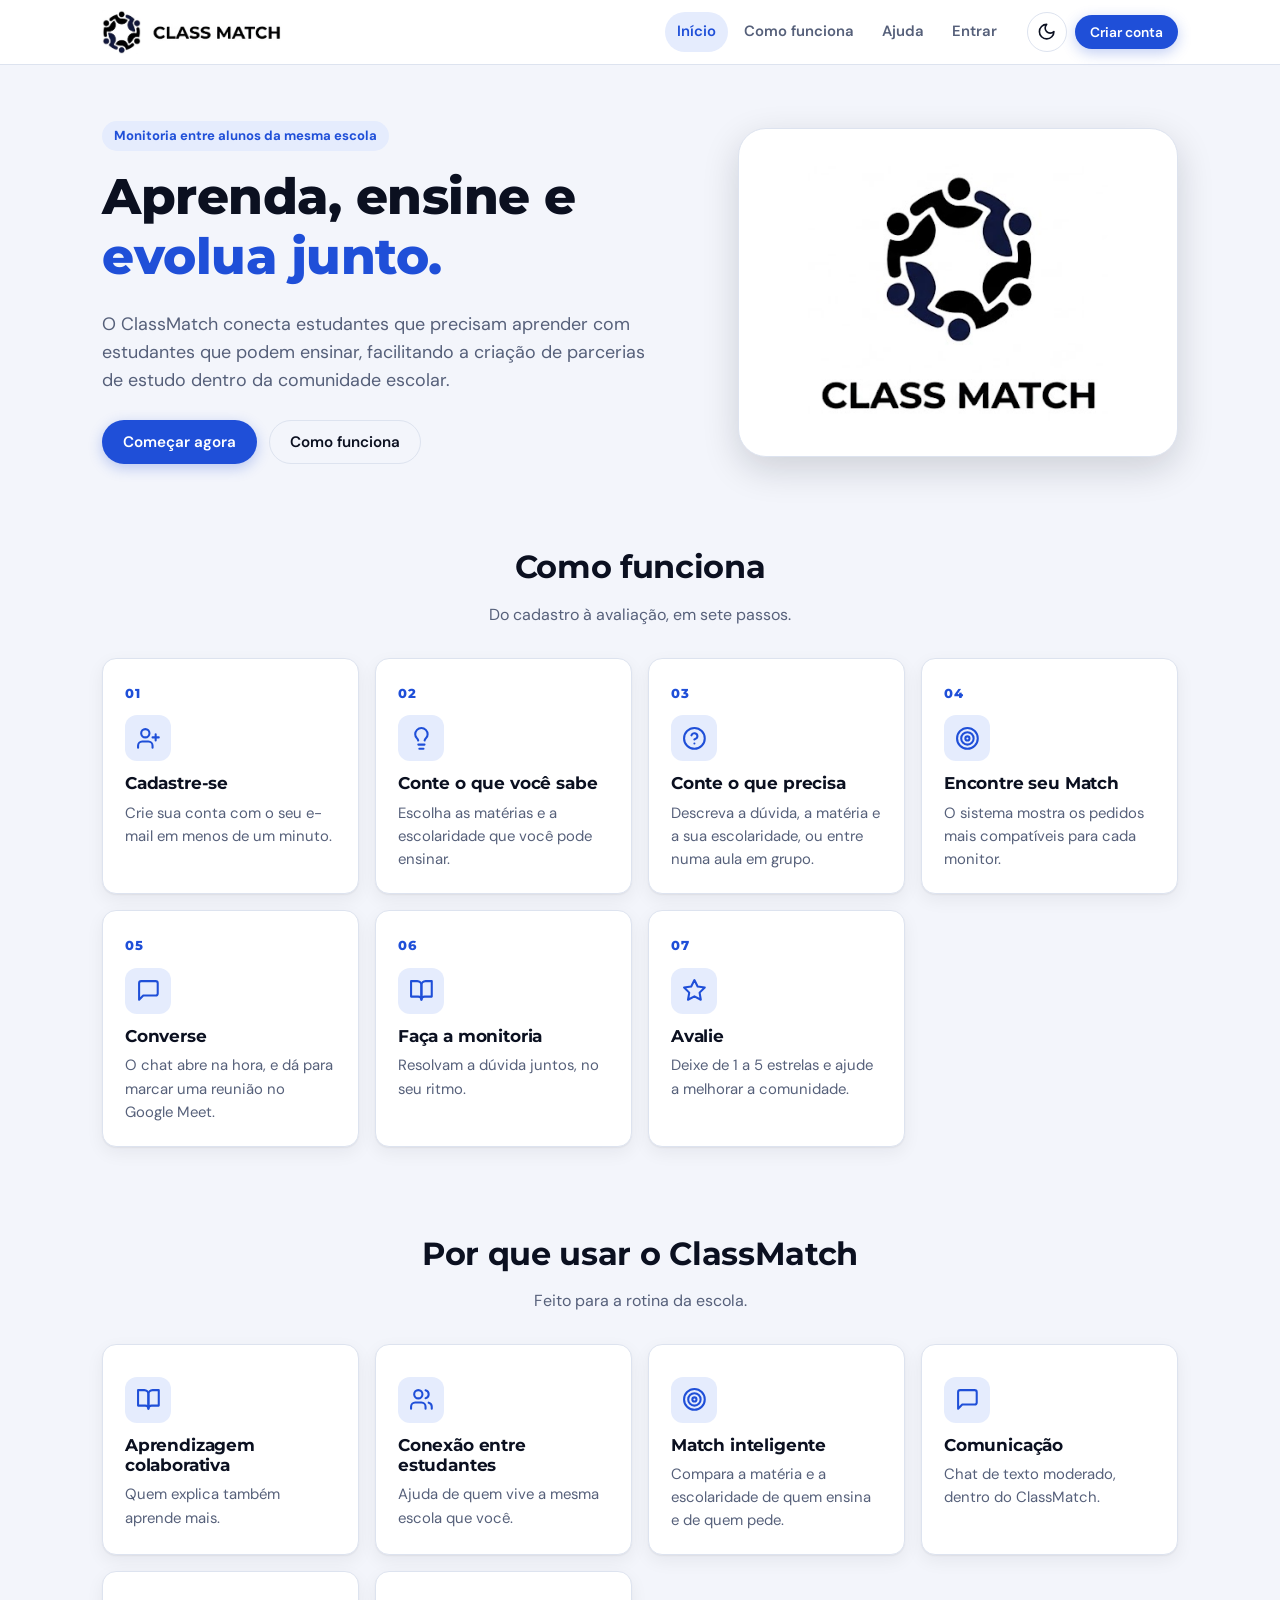
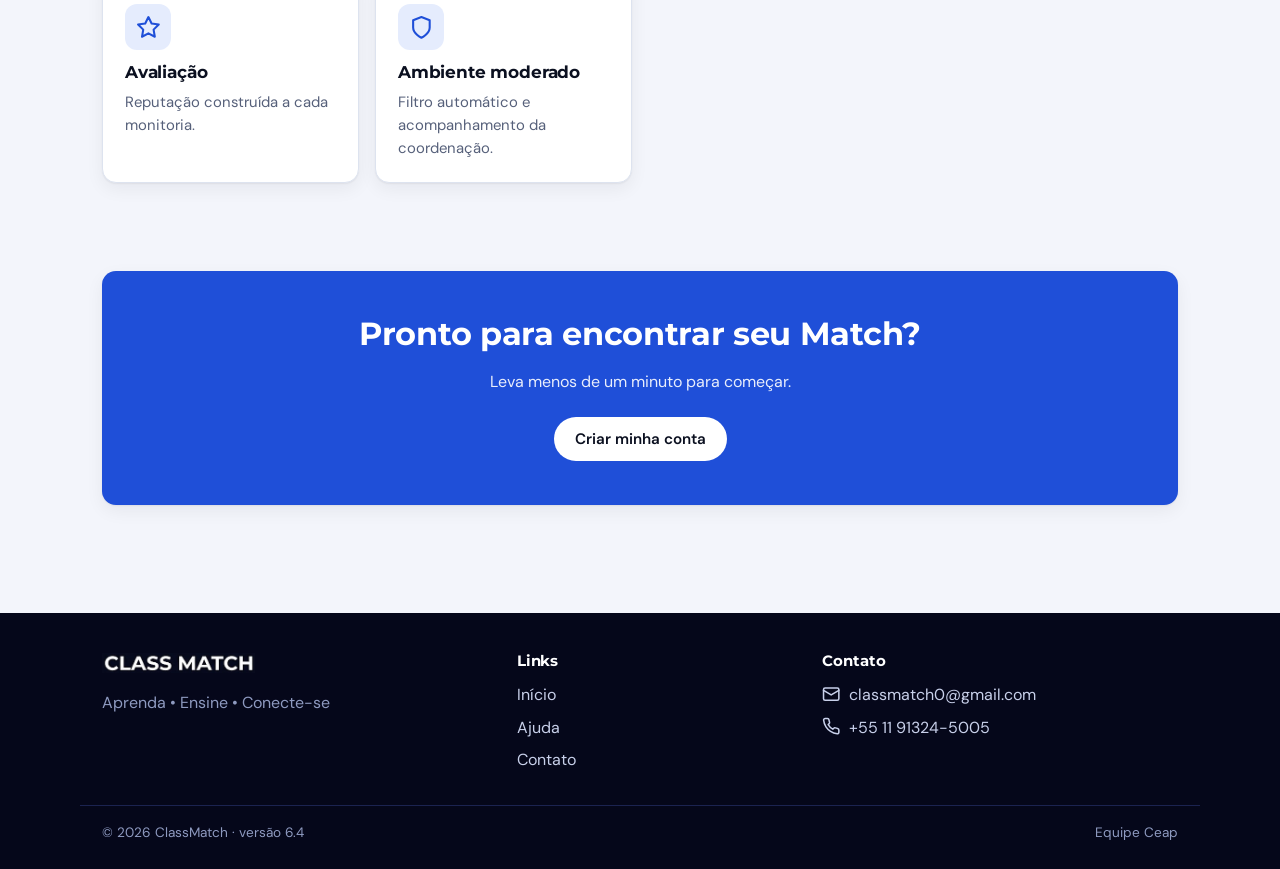
<file: frontend/index.html>
<!DOCTYPE html>
<html lang="pt-BR">
<head>
<meta charset="UTF-8">
<meta name="viewport" content="width=device-width, initial-scale=1.0">
<title>ClassMatch — Aprenda, ensine e evolua junto</title>
<meta name="description" content="ClassMatch: monitoria entre alunos da mesma escola. Encontre quem pode te ensinar uma matéria, ou ensine o que você sabe, num chat moderado pela escola.">
<link rel="canonical" href="https://class-match-khaki.vercel.app/">
<link rel="icon" href="img/simbolo-claro.png">
<script>try{document.documentElement.dataset.tema=localStorage.getItem('classmatch_tema')||(matchMedia('(prefers-color-scheme: dark)').matches?'escuro':'claro')}catch(e){document.documentElement.dataset.tema='claro'}</script>
<link rel="stylesheet" href="style.css">
</head>
<body>
<header id="topo"></header>

<main>
    <section class="hero">
        <div>
            <span class="etiqueta">Monitoria entre alunos da mesma escola</span>
            <h1>Aprenda, ensine e <span class="destaque">evolua junto.</span></h1>
            <p class="lead">O ClassMatch conecta estudantes que precisam aprender com estudantes que podem ensinar,
                facilitando a criação de parcerias de estudo dentro da comunidade escolar.</p>
            <div class="hero-botoes" id="hero-botoes">
                <a href="entrar.html#cadastro" class="btn btn-primary">Começar agora</a>
                <a href="#como-funciona" class="btn btn-ghost">Como funciona</a>
            </div>
        </div>
        <div class="hero-logo">
            <img src="img/logo-claro.png" alt="Logo ClassMatch" class="so-claro">
            <img src="img/logo-escuro.png" alt="Logo ClassMatch" class="so-escuro">
        </div>
    </section>

    <section class="faixa-secao" id="como-funciona">
        <h2>Como funciona</h2>
        <p class="sub">Do cadastro à avaliação, em sete passos.</p>
        <div class="grade">
            <div class="card passo"><span class="passo-num">01</span><span class="passo-icone"><i data-icone="novoUsuario"></i></span><h3>Cadastre-se</h3><p>Crie sua conta com o seu e-mail em menos de um minuto.</p></div>
            <div class="card passo"><span class="passo-num">02</span><span class="passo-icone"><i data-icone="lampada"></i></span><h3>Conte o que você sabe</h3><p>Escolha as matérias e a escolaridade que você pode ensinar.</p></div>
            <div class="card passo"><span class="passo-num">03</span><span class="passo-icone"><i data-icone="ajuda"></i></span><h3>Conte o que precisa</h3><p>Descreva a dúvida, a matéria e a sua escolaridade, ou entre numa aula em grupo.</p></div>
            <div class="card passo"><span class="passo-num">04</span><span class="passo-icone"><i data-icone="alvo"></i></span><h3>Encontre seu Match</h3><p>O sistema mostra os pedidos mais compatíveis para cada monitor.</p></div>
            <div class="card passo"><span class="passo-num">05</span><span class="passo-icone"><i data-icone="mensagem"></i></span><h3>Converse</h3><p>O chat abre na hora, e dá para marcar uma reunião no Google Meet.</p></div>
            <div class="card passo"><span class="passo-num">06</span><span class="passo-icone"><i data-icone="livro"></i></span><h3>Faça a monitoria</h3><p>Resolvam a dúvida juntos, no seu ritmo.</p></div>
            <div class="card passo"><span class="passo-num">07</span><span class="passo-icone"><i data-icone="estrela"></i></span><h3>Avalie</h3><p>Deixe de 1 a 5 estrelas e ajude a melhorar a comunidade.</p></div>
        </div>
    </section>

    <section class="faixa-secao">
        <h2>Por que usar o ClassMatch</h2>
        <p class="sub">Feito para a rotina da escola.</p>
        <div class="grade">
            <div class="card beneficio"><span class="beneficio-icone"><i data-icone="livro"></i></span><h3>Aprendizagem colaborativa</h3><p>Quem explica também aprende mais.</p></div>
            <div class="card beneficio"><span class="beneficio-icone"><i data-icone="usuarios"></i></span><h3>Conexão entre estudantes</h3><p>Ajuda de quem vive a mesma escola que você.</p></div>
            <div class="card beneficio"><span class="beneficio-icone"><i data-icone="alvo"></i></span><h3>Match inteligente</h3><p>Compara a matéria e a escolaridade de quem ensina e de quem pede.</p></div>
            <div class="card beneficio"><span class="beneficio-icone"><i data-icone="mensagem"></i></span><h3>Comunicação</h3><p>Chat de texto moderado, dentro do ClassMatch.</p></div>
            <div class="card beneficio"><span class="beneficio-icone"><i data-icone="estrela"></i></span><h3>Avaliação</h3><p>Reputação construída a cada monitoria.</p></div>
            <div class="card beneficio"><span class="beneficio-icone"><i data-icone="escudo"></i></span><h3>Ambiente moderado</h3><p>Filtro automático e acompanhamento da coordenação.</p></div>
        </div>
    </section>

    <section class="faixa-secao">
        <div class="card cta">
            <h2>Pronto para encontrar seu Match?</h2>
            <p>Leva menos de um minuto para começar.</p>
            <a href="entrar.html#cadastro" class="btn" id="cta-botao">Criar minha conta</a>
        </div>
    </section>
</main>

<footer id="rodape"></footer>
<script src="api.js"></script>
<script src="layout.js"></script>
<script>
    // Recado de despedida depois de excluir a conta.
    try {
        const recadoOk = sessionStorage.getItem('classmatch_recado_ok');
        if (recadoOk) {
            sessionStorage.removeItem('classmatch_recado_ok');
            document.querySelector('main').prepend(h('div', { class: 'container' },
                h('div', { class: 'msg show ok', role: 'status' }, recadoOk)));
        }
    } catch (_) { /* navegador sem armazenamento */ }
    // Quem já está logado vai direto para o painel.
    if (sessao.obter()) {
        document.getElementById('hero-botoes').replaceChildren(
            h('a', { href: 'dashboard.html', class: 'btn btn-primary' }, 'Ir para o meu painel'),
            h('a', { href: '#como-funciona', class: 'btn btn-ghost' }, 'Como funciona'));
        const cta = document.getElementById('cta-botao');
        cta.href = 'dashboard.html';
        cta.textContent = 'Abrir meu painel';
    }
</script>
</body>
</html>
</file>
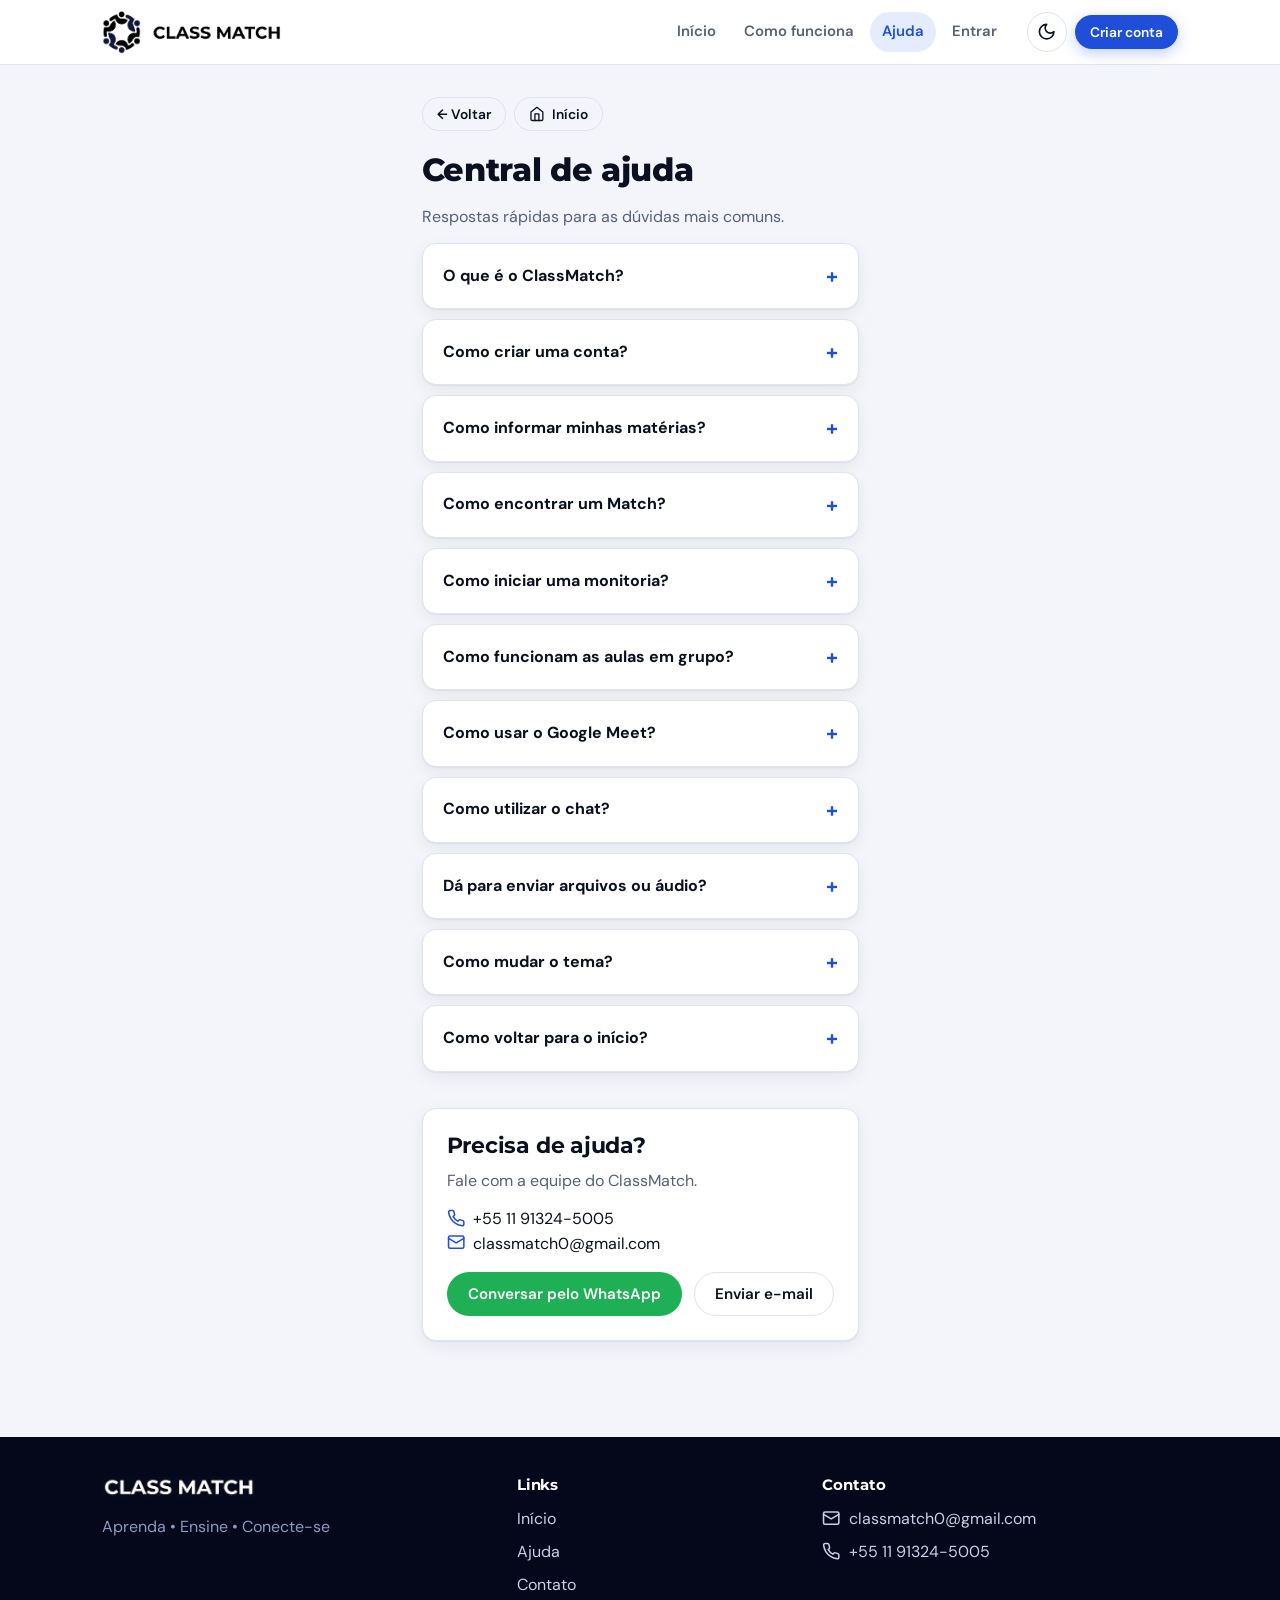
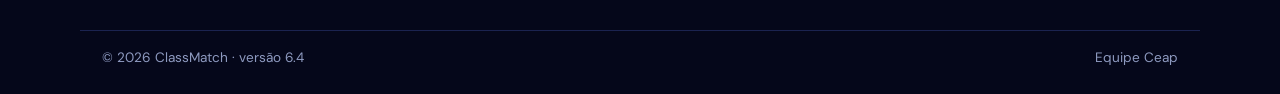
<file: frontend/ajuda.html>
<!DOCTYPE html>
<html lang="pt-BR">
<head>
<meta charset="UTF-8">
<meta name="viewport" content="width=device-width, initial-scale=1.0">
<title>ClassMatch — Ajuda</title>
<link rel="icon" href="img/simbolo-claro.png">
<script>try{document.documentElement.dataset.tema=localStorage.getItem('classmatch_tema')||(matchMedia('(prefers-color-scheme: dark)').matches?'escuro':'claro')}catch(e){document.documentElement.dataset.tema='claro'}</script>
<link rel="stylesheet" href="style.css">
</head>
<body>
<header id="topo"></header>

<main class="container" style="max-width:860px">
    <div class="voltar-linha">
        <button type="button" class="btn btn-ghost btn-sm" onclick="history.length > 1 ? history.back() : location.href = 'index.html'">← Voltar</button>
        <a href="index.html" class="btn btn-ghost btn-sm"><i data-icone="casa"></i> Início</a>
    </div>
    <h1 style="font-size:2rem">Central de ajuda</h1>
    <p class="muted">Respostas rápidas para as dúvidas mais comuns.</p>

    <div class="faq section">
        <details class="card"><summary>O que é o ClassMatch?</summary>
            <div class="resposta">Uma plataforma de monitoria entre alunos da mesma escola: quem tem dúvida pede ajuda, quem sabe a matéria ensina.</div></details>
        <details class="card"><summary>Como criar uma conta?</summary>
            <div class="resposta"><ol><li>Clique em <strong>Criar conta</strong> no topo.</li><li>Preencha nome, e-mail e data de nascimento.</li><li>Pronto! No painel você escolhe <strong>Quero aprender</strong> ou <strong>Quero ensinar</strong> (dá para fazer os dois).</li></ol></div></details>
        <details class="card"><summary>Como informar minhas matérias?</summary>
            <div class="resposta">Monitores: no <strong>Dashboard</strong>, em "Matérias que eu ensino", escolha a matéria e a escolaridade que você ensina. Alunos: a matéria que você quer aprender vai no pedido de ajuda e aparece no seu perfil.</div></details>
        <details class="card"><summary>Como encontrar um Match?</summary>
            <div class="resposta">O aluno envia um pedido de ajuda. Os monitores daquela matéria veem o pedido com a porcentagem de compatibilidade (matéria + escolaridade) e aceitam o que combina com eles.</div></details>
        <details class="card"><summary>Como iniciar uma monitoria?</summary>
            <div class="resposta">Quando um monitor clica em <strong>Aceitar e conversar</strong>, a monitoria começa e o chat abre para os dois. Ao terminar, qualquer um clica em <strong>Encerrar</strong> e os dois podem se avaliar.</div></details>
        <details class="card"><summary>Como funcionam as aulas em grupo?</summary>
            <div class="resposta">Quem ensina cria uma aula com data, hora, número de vagas e o link do Google Meet. Os colegas se inscrevem em <strong>Quero aprender &gt; Aulas em grupo</strong> e todos entram no mesmo chat da turma.</div></details>
        <details class="card"><summary>Como usar o Google Meet?</summary>
            <div class="resposta">Crie a reunião em meet.google.com (Nova reunião) e cole o link no botão <strong>Link do Meet</strong> do chat. Aparece para todos o botão <strong>Entrar na reunião</strong>.</div></details>
        <details class="card"><summary>Como utilizar o chat?</summary>
            <div class="resposta">Abra <strong>Mensagens</strong> no menu e escolha a monitoria. As mensagens chegam sozinhas. Por segurança, telefone, redes sociais e palavrões são filtrados automaticamente.</div></details>
        <details class="card"><summary>Dá para enviar arquivos ou áudio?</summary>
            <div class="resposta">Não. As conversas no ClassMatch são só por texto. Para explicar algo ao vivo, use o botão <strong>Link do Meet</strong> no chat e marquem uma reunião no Google Meet.</div></details>
        <details class="card"><summary>Como mudar o tema?</summary>
            <div class="resposta">Clique no botão de lua/sol do cabeçalho. A escolha fica salva no seu navegador.</div></details>
        <details class="card"><summary>Como voltar para o início?</summary>
            <div class="resposta">Clique na logo do ClassMatch ou em <strong>Início</strong>, em qualquer página.</div></details>
    </div>

    <section class="card" id="contato">
        <h2>Precisa de ajuda?</h2>
        <p class="muted">Fale com a equipe do ClassMatch.</p>
        <p><i data-icone="telefone"></i> +55 11 91324-5005<br><i data-icone="email"></i> classmatch0@gmail.com</p>
        <div class="contato-botoes">
            <a class="btn btn-whats" target="_blank" rel="noopener"
               href="https://wa.me/5511913245005?text=Ol%C3%A1!%20Preciso%20de%20ajuda%20com%20o%20ClassMatch.">Conversar pelo WhatsApp</a>
            <a class="btn btn-ghost" href="mailto:classmatch0@gmail.com?subject=Ajuda%20ClassMatch">Enviar e-mail</a>
        </div>
    </section>
</main>

<footer id="rodape"></footer>
<script src="api.js"></script>
<script src="layout.js"></script>
</body>
</html>
</file>
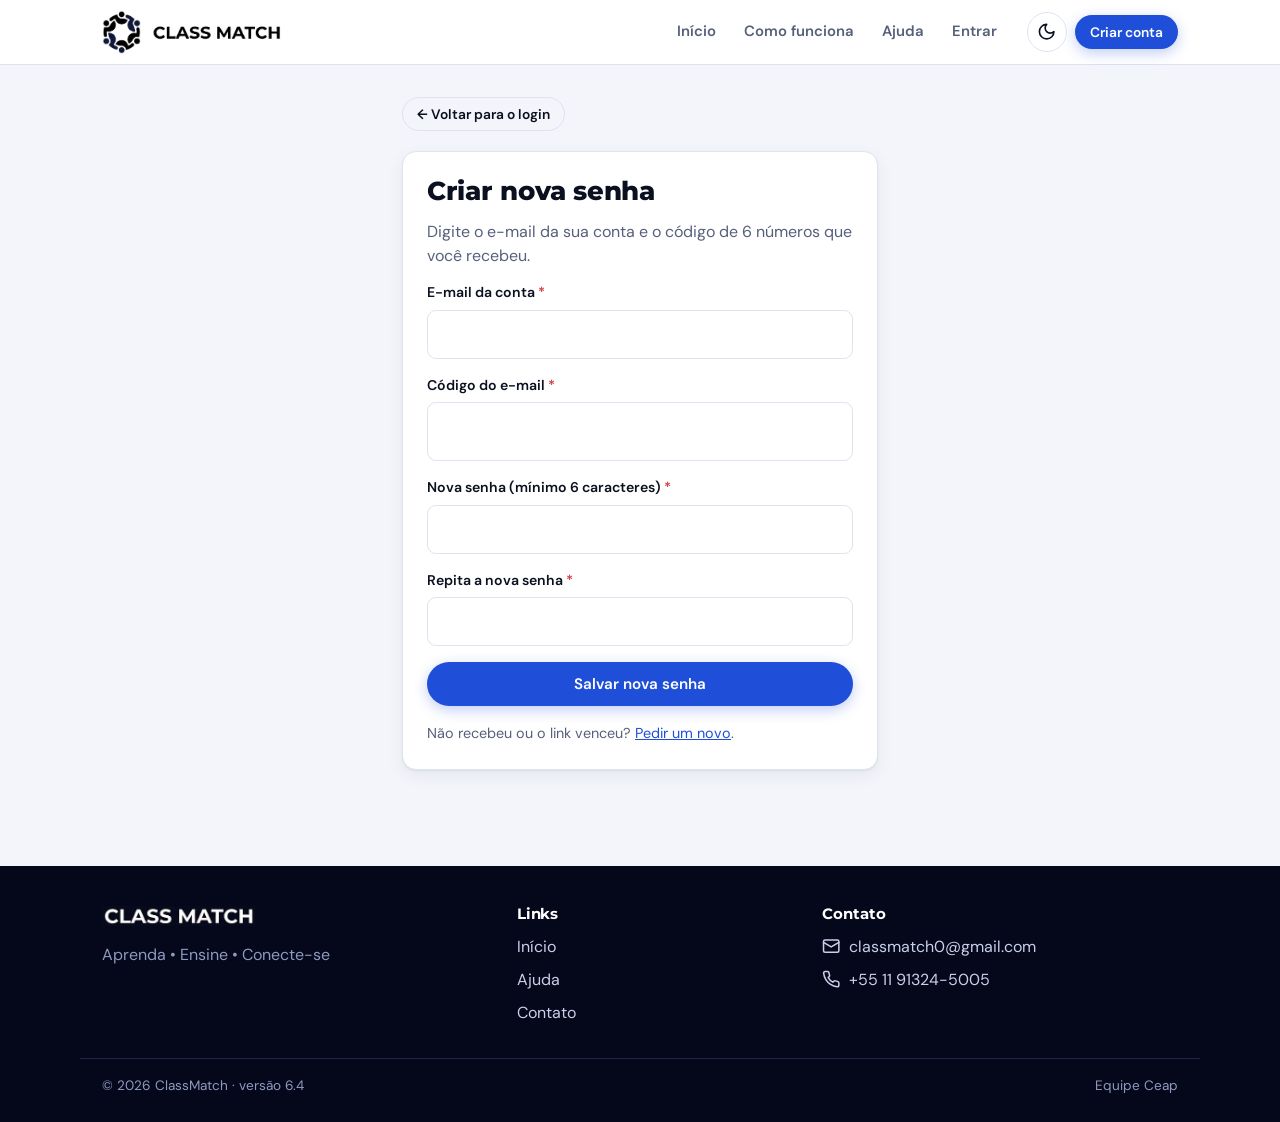
<file: frontend/redefinir-senha.html>
<!DOCTYPE html>
<html lang="pt-BR">
<head>
<meta charset="UTF-8">
<meta name="viewport" content="width=device-width, initial-scale=1.0">
<meta name="referrer" content="no-referrer">
<title>ClassMatch — Criar nova senha</title>
<link rel="icon" href="img/simbolo-claro.png">
<script>try{document.documentElement.dataset.tema=localStorage.getItem('classmatch_tema')||(matchMedia('(prefers-color-scheme: dark)').matches?'escuro':'claro')}catch(e){document.documentElement.dataset.tema='claro'}</script>
<link rel="stylesheet" href="style.css">
</head>
<body>
<header id="topo"></header>

<main class="container" style="max-width:520px">
    <div class="voltar-linha"><a href="entrar.html" class="btn btn-ghost btn-sm">← Voltar para o login</a></div>
    <div class="card">
        <h1 style="font-size:1.6rem">Criar nova senha</h1>
        <p class="muted" id="red-intro">Digite o código de 6 números que enviamos para o seu e-mail.</p>
        <div id="red-msg" class="msg" role="alert" aria-live="polite"></div>
        <form id="form-redefinir-senha">
            <div class="field" id="campo-red-email" hidden>
                <label for="red-email">E-mail da conta <span class="obrigatorio">*</span></label>
                <input type="email" id="red-email" autocomplete="email" maxlength="150">
            </div>
            <div class="field">
                <label for="red-codigo">Código do e-mail <span class="obrigatorio">*</span></label>
                <input type="text" id="red-codigo" inputmode="numeric" autocomplete="one-time-code" maxlength="6"
                       pattern="[0-9]{6}" required style="font-size:1.4rem;letter-spacing:.3em;text-align:center">
            </div>
            <div class="field">
                <label for="red-senha">Nova senha (mínimo 6 caracteres) <span class="obrigatorio">*</span></label>
                <input type="password" id="red-senha" autocomplete="new-password" minlength="6" maxlength="128" required>
            </div>
            <div class="field">
                <label for="red-senha2">Repita a nova senha <span class="obrigatorio">*</span></label>
                <input type="password" id="red-senha2" autocomplete="new-password" minlength="6" maxlength="128" required>
            </div>
            <button type="submit" class="btn btn-primary btn-block">Salvar nova senha</button>
        </form>
        <p class="muted" style="margin:16px 0 0;font-size:.9rem">Não recebeu ou o link venceu? <a href="entrar.html#esqueci">Pedir um novo</a>.</p>
    </div>
</main>

<footer id="rodape"></footer>
<script src="api.js"></script>
<script src="layout.js"></script>
<script>
    // O token vem do link do e-mail. Sai da barra de endereço (fica só nesta aba).
    const CHAVE_LINK = 'classmatch_link_senha';
    const daUrl = new URLSearchParams(location.search).get('token');
    if (daUrl) {
        sessionStorage.setItem(CHAVE_LINK, daUrl);
        history.replaceState(null, '', 'redefinir-senha.html');
    }
    const token = daUrl || sessionStorage.getItem(CHAVE_LINK);
    const caixa = document.getElementById('red-msg');
    const formulario = document.getElementById('form-redefinir-senha');
    function mostrar(texto, tipo) { caixa.textContent = texto; caixa.className = `msg show ${tipo}`; }

    async function iniciar() {
        if (!token) { // abriu sem o link: pede o e-mail também
            document.getElementById('campo-red-email').hidden = false;
            document.getElementById('red-email').required = true;
            document.getElementById('red-intro').textContent = 'Digite o e-mail da sua conta e o código de 6 números que você recebeu.';
            return;
        }
        try {
            const resposta = await api.linkSenha(token);
            document.getElementById('red-intro').textContent =
                `Conta ${resposta.email}. Digite o código de 6 números do e-mail e crie sua senha nova.`;
            document.getElementById('red-codigo').focus();
        } catch (err) {
            sessionStorage.removeItem(CHAVE_LINK);
            formulario.hidden = true;
            mostrar(err.message, 'error');
        }
    }

    formulario.addEventListener('submit', async (e) => {
        e.preventDefault();
        const senha = document.getElementById('red-senha').value;
        if (senha !== document.getElementById('red-senha2').value) { mostrar('As duas senhas não são iguais.', 'error'); return; }
        const botao = formulario.querySelector('button[type="submit"]');
        botao.disabled = true;
        botao.textContent = 'Salvando…';
        try {
            const dados = { codigo: document.getElementById('red-codigo').value.trim(), nova_senha: senha };
            if (token) dados.token = token; else dados.email = document.getElementById('red-email').value.trim();
            const resposta = await api.redefinirSenha(dados);
            sessionStorage.removeItem(CHAVE_LINK);
            sessao.salvar(resposta.token, resposta.usuario);
            mostrar(resposta.mensagem, 'ok');
            setTimeout(() => { window.location.href = 'dashboard.html'; }, 900);
        } catch (err) {
            mostrar(err.message, 'error');
            botao.disabled = false;
            botao.textContent = 'Salvar nova senha';
        }
    });
    iniciar();
</script>
</body>
</html>
</file>
<file: frontend/style.css>
/* ============================================================================
   ClassMatch — estilo
   Cores: preto, azul e branco. Tema claro/escuro via <html data-tema="...">.
   O fundo do tema escuro é o mesmo azul-marinho da logo (#080B1E).
   ============================================================================ */
@import url('https://fonts.googleapis.com/css2?family=Montserrat:wght@600;700;800&family=DM+Sans:wght@400;500;600;700&display=swap');

:root,
[data-tema="claro"] {
    --fundo: #F3F5FB;
    --superficie: #FFFFFF;
    --superficie-2: #EDF1FA;
    --cabecalho: #FFFFFF;          /* igual ao fundo da logo clara */
    --texto: #0B1020;
    --texto-suave: #56607A;
    --linha: #DDE3EF;
    --azul: #1F4FD8;
    --azul-forte: #1740B5;
    --azul-suave: #E5ECFD;
    --contraste-azul: #FFFFFF;
    --sucesso: #0F8A5F;
    --sucesso-suave: #E3F5EE;
    --erro: #CF3B3B;
    --erro-suave: #FCEBEB;
    --aviso: #A86A0C;
    --aviso-suave: #FDF3E1;
    --sombra: 0 1px 2px rgba(11, 16, 32, .06), 0 6px 18px rgba(11, 16, 32, .06);
    --sombra-forte: 0 12px 36px rgba(11, 16, 32, .16);
    color-scheme: light;
}

[data-tema="escuro"] {
    --fundo: #080B1E;              /* igual ao fundo da logo escura */
    --superficie: #0F1531;
    --superficie-2: #161E42;
    --cabecalho: #080B1E;
    --texto: #EEF2FF;
    --texto-suave: #9AA5C6;
    --linha: #242D57;
    --azul: #4C7DFF;
    --azul-forte: #6E96FF;
    --azul-suave: rgba(76, 125, 255, .16);
    --contraste-azul: #FFFFFF;
    --sucesso: #3CCB8E;
    --sucesso-suave: rgba(60, 203, 142, .14);
    --erro: #FF6B6B;
    --erro-suave: rgba(255, 107, 107, .14);
    --aviso: #F2B544;
    --aviso-suave: rgba(242, 181, 68, .14);
    --sombra: 0 1px 2px rgba(0, 0, 0, .4), 0 8px 24px rgba(0, 0, 0, .25);
    --sombra-forte: 0 16px 40px rgba(0, 0, 0, .5);
    color-scheme: dark;
}

:root {
    --raio: 14px;
    --raio-sm: 9px;
    --fonte-titulo: 'Montserrat', 'Segoe UI', Arial, sans-serif;
    --fonte: 'DM Sans', 'Segoe UI', Arial, sans-serif;
    --largura: 1120px;
}

* { box-sizing: border-box; }
[hidden] { display: none !important; }

/* Ícones SVG (api.js) */
.icone { width: 1.15em; height: 1.15em; fill: none; stroke: currentColor; stroke-width: 2; stroke-linecap: round; stroke-linejoin: round; vertical-align: -.2em; flex-shrink: 0; }
.auth-lado li .icone, #contato .icone { color: var(--azul); margin-right: 4px; }
.rodape a .icone { margin-right: 4px; }

html { scroll-behavior: smooth; scroll-padding-top: 84px; }
body {
    margin: 0;
    min-height: 100vh;
    display: flex;
    flex-direction: column;
    background: var(--fundo);
    color: var(--texto);
    font-family: var(--fonte);
    font-size: 16px;
    line-height: 1.55;
    transition: background-color .25s ease, color .25s ease;
}
main { flex: 1; }
h1, h2, h3 { font-family: var(--fonte-titulo); line-height: 1.2; margin: 0 0 .5em; letter-spacing: -.01em; }
h1 { font-size: clamp(2rem, 4.5vw, 3.1rem); font-weight: 800; }
h2 { font-size: 1.35rem; font-weight: 700; }
h3 { font-size: 1.05rem; font-weight: 700; }
p { margin: 0 0 .8em; }
a { color: var(--azul); }
img { max-width: 100%; }
code { font-size: .88em; background: var(--superficie-2); padding: 1px 6px; border-radius: 6px; }

/* Logo muda sozinha com o tema */
[data-tema="escuro"] .so-claro { display: none !important; }
[data-tema="claro"] .so-escuro, :root:not([data-tema]) .so-escuro { display: none !important; }

/* ---------------------------------------------------------------- botões */
.btn {
    display: inline-flex; align-items: center; justify-content: center; gap: 8px;
    padding: 11px 20px;
    border: 1px solid transparent;
    border-radius: 999px;
    font: 600 .95rem var(--fonte);
    text-decoration: none;
    cursor: pointer;
    transition: transform .15s ease, background-color .15s ease, border-color .15s ease, box-shadow .15s ease;
    white-space: nowrap;
}
.btn:hover { transform: translateY(-1px); }
.btn:active { transform: translateY(0); }
.btn:disabled { opacity: .55; cursor: progress; transform: none; }
.btn-primary, .btn-accent { background: var(--azul); color: var(--contraste-azul); box-shadow: 0 4px 14px rgba(31, 79, 216, .28); }
.btn-primary:hover, .btn-accent:hover { background: var(--azul-forte); }
.btn-ghost { background: transparent; color: var(--texto); border-color: var(--linha); }
.btn-ghost:hover { border-color: var(--azul); color: var(--azul); }
.btn-escuro { background: var(--texto); color: var(--fundo); }
.btn-sm { padding: 7px 14px; font-size: .86rem; }
.btn-block { width: 100%; }
.btn-perigo { color: var(--erro); }
.btn-perigo:hover { color: var(--erro); border-color: var(--erro); }
.btn-perigo-cheio { background: var(--erro); color: #FFFFFF; }
.btn:focus-visible, .icone-btn:focus-visible, a:focus-visible, .tab-btn:focus-visible, .chip-remover:focus-visible,
.estrela:focus-visible, .item-clicavel:focus-visible, summary:focus-visible, input:focus-visible,
select:focus-visible, textarea:focus-visible {
    outline: 3px solid var(--azul);
    outline-offset: 2px;
}

.icone-btn {
    position: relative;
    display: inline-grid; place-items: center;
    width: 40px; height: 40px;
    border: 1px solid var(--linha);
    border-radius: 50%;
    background: var(--superficie);
    color: var(--texto);
    font-size: 1.05rem;
    cursor: pointer;
    transition: border-color .15s ease, transform .15s ease;
}
.icone-btn:hover { border-color: var(--azul); transform: translateY(-1px); }

/* ---------------------------------------------------------------- cabeçalho */
.topo {
    position: sticky; top: 0; z-index: 40;
    background: var(--cabecalho);
    border-bottom: 1px solid var(--linha);
    transition: background-color .25s ease;
}
.topo-interno {
    max-width: var(--largura); margin: 0 auto;
    display: flex; align-items: center; gap: 18px;
    padding: 10px 22px;
}
.marca { display: inline-flex; align-items: center; gap: 10px; text-decoration: none; flex-shrink: 0; }
.marca .simbolo { height: 44px; width: auto; }
.marca .nome { height: 17px; width: auto; }
.menu { display: flex; align-items: center; gap: 4px; margin-left: auto; }
.menu a.link {
    padding: 8px 12px; border-radius: 999px;
    color: var(--texto-suave); text-decoration: none; font-weight: 600; font-size: .93rem;
    transition: color .15s ease, background-color .15s ease;
}
.menu a.link:hover { color: var(--texto); background: var(--superficie-2); }
.menu a.link.atual { color: var(--azul); background: var(--azul-suave); }
.acoes-topo { display: flex; align-items: center; gap: 8px; }
.menu-btn { display: none; }
.avatar {
    display: inline-grid; place-items: center;
    width: 40px; height: 40px; border-radius: 50%;
    background: var(--azul); color: #FFFFFF;
    font: 700 .9rem var(--fonte-titulo); text-decoration: none; flex-shrink: 0;
}
.avatar.grande { width: 88px; height: 88px; font-size: 1.8rem; }

/* Notificações */
.contador-notif {
    position: absolute; top: -4px; right: -4px;
    min-width: 19px; height: 19px; padding: 0 5px;
    border-radius: 999px; background: var(--erro); color: #FFFFFF;
    font: 700 .7rem/19px var(--fonte); text-align: center;
}
.notif-caixa { position: relative; }
.painel-notif {
    position: absolute; right: 0; top: calc(100% + 10px);
    width: min(360px, calc(100vw - 24px));
    background: var(--superficie); border: 1px solid var(--linha);
    border-radius: var(--raio); box-shadow: var(--sombra-forte);
    overflow: hidden; animation: aparecer .18s ease;
}
.painel-notif-topo { display: flex; justify-content: space-between; align-items: center; padding: 12px 16px; border-bottom: 1px solid var(--linha); }
.painel-notif-topo strong { font-family: var(--fonte-titulo); font-size: .95rem; }
.painel-notif-topo button { background: none; border: none; color: var(--azul); font: 600 .82rem var(--fonte); cursor: pointer; }
.lista-notif { max-height: 380px; overflow-y: auto; }
.notif {
    display: flex; gap: 12px; width: 100%; padding: 12px 16px;
    border: none; border-bottom: 1px solid var(--linha); background: none;
    color: var(--texto); font: inherit; text-align: left; cursor: pointer;
}
.notif:hover { background: var(--superficie-2); }
.notif.nao-lida { background: var(--azul-suave); }
.notif-icone { color: var(--azul); font-size: 1.15rem; line-height: 1.2; }
.notif-texto { font-size: .9rem; }
.notif-tempo { display: block; font-size: .76rem; color: var(--texto-suave); }
.notif-vazia { padding: 26px 16px; text-align: center; color: var(--texto-suave); font-size: .9rem; }

/* ---------------------------------------------------------------- rodapé */
.rodape { margin-top: 64px; background: #05071A; color: #C8D0EA; }
.rodape-interno {
    max-width: var(--largura); margin: 0 auto; padding: 40px 22px 24px;
    display: grid; grid-template-columns: 1.4fr 1fr 1.3fr; gap: 32px;
}
.rodape img { height: 20px; width: auto; margin-bottom: 10px; }
.rodape h3 { color: #FFFFFF; font-size: .92rem; margin-bottom: 12px; }
.rodape a { color: #C8D0EA; text-decoration: none; display: block; margin-bottom: 8px; }
.rodape a:hover { color: #FFFFFF; }
.rodape-lema { color: #8E9AC0; margin: 0; }
.rodape-base {
    max-width: var(--largura); margin: 0 auto; padding: 16px 22px 26px;
    border-top: 1px solid #1B2350; font-size: .85rem; color: #8E9AC0;
    display: flex; justify-content: space-between; gap: 12px; flex-wrap: wrap;
}

/* ---------------------------------------------------------------- estrutura */
.container { max-width: var(--largura); margin: 0 auto; padding: 32px 22px; }
.section { margin-bottom: 36px; animation: subir .35s ease both; }
.section-head { display: flex; justify-content: space-between; align-items: baseline; gap: 12px; margin-bottom: 14px; }
.section-head h2 { margin: 0; }
.count { font-size: .86rem; color: var(--texto-suave); }
.muted, .hint { color: var(--texto-suave); }
.voltar-linha { display: flex; gap: 8px; flex-wrap: wrap; margin-bottom: 20px; }
.grid-2 { display: grid; grid-template-columns: minmax(0, 1fr) minmax(0, 1.25fr); gap: 20px; align-items: start; }

.card, .item {
    background: var(--superficie);
    border: 1px solid var(--linha);
    border-radius: var(--raio);
    box-shadow: var(--sombra);
    transition: border-color .15s ease, transform .15s ease, background-color .25s ease;
}
.card { padding: 24px; }
.item { padding: 18px 20px; margin-bottom: 12px; animation: subir .3s ease both; }
.item-top { display: flex; justify-content: space-between; align-items: flex-start; gap: 10px; }
.item-title { font-weight: 700; font-size: 1.02rem; }
.item-meta { font-size: .86rem; color: var(--texto-suave); margin-top: 3px; }
.item-texto { margin: 10px 0 0; white-space: pre-wrap; overflow-wrap: anywhere; }
.item-actions { display: flex; flex-wrap: wrap; align-items: center; gap: 8px; margin-top: 14px; }
.item-clicavel { cursor: pointer; }
.item-clicavel:hover { border-color: var(--azul); }
.item-clicavel.ativo { border-color: var(--azul); box-shadow: inset 4px 0 0 var(--azul), var(--sombra); }
.item-alerta { box-shadow: inset 4px 0 0 var(--erro), var(--sombra); }
.item-sinais { display: flex; gap: 12px; margin-top: 8px; }
.sinal { font-size: .8rem; font-weight: 600; color: var(--azul); }
.sinal-novo::before { content: ""; display: inline-block; width: 8px; height: 8px; margin-right: 6px; border-radius: 50%; background: var(--azul); }
.empty-state {
    padding: 26px; border: 1px dashed var(--linha); border-radius: var(--raio);
    text-align: center; color: var(--texto-suave); background: var(--superficie);
}

/* Selos de status */
.badge {
    display: inline-flex; align-items: center; gap: 4px;
    padding: 3px 10px; border-radius: 999px;
    font-size: .76rem; font-weight: 700; white-space: nowrap;
    background: var(--superficie-2); color: var(--texto-suave);
}
.badge.pendente, .badge.em_analise, .badge.advertido { background: var(--aviso-suave); color: var(--aviso); }
.badge.em_match, .badge.aceito, .badge.azul { background: var(--azul-suave); color: var(--azul); }
.badge.atendida, .badge.concluido, .badge.resolvida, .badge.ativo { background: var(--sucesso-suave); color: var(--sucesso); }
.badge.cancelada, .badge.cancelado, .badge.banido, .badge.recusado { background: var(--erro-suave); color: var(--erro); }

/* ---------------------------------------------------------------- formulários */
.field { margin-bottom: 16px; }
.field label { display: block; margin-bottom: 6px; font-size: .88rem; font-weight: 600; }
.obrigatorio { color: var(--erro); }
.field input, .field select, .field textarea, .entrada, .chat-input input {
    width: 100%;
    padding: 11px 14px;
    border: 1px solid var(--linha);
    border-radius: var(--raio-sm);
    background: var(--superficie);
    color: var(--texto);
    font: inherit;
    transition: border-color .15s ease, box-shadow .15s ease;
}
.field input:focus, .field select:focus, .field textarea:focus, .entrada:focus, .chat-input input:focus {
    outline: none; border-color: var(--azul); box-shadow: 0 0 0 3px var(--azul-suave);
}
.field input:user-invalid, .field textarea:user-invalid { border-color: var(--erro); }
.field textarea { min-height: 96px; resize: vertical; }
.field-row { display: flex; gap: 14px; }
.field-row .field { flex: 1; min-width: 0; }
.field-dica { font-size: .85rem; color: var(--texto-suave); margin: -6px 0 14px; }
.contador { text-align: right; font-size: .76rem; color: var(--texto-suave); margin-top: 4px; }

/* Mensagens de retorno */
.msg { display: none; padding: 12px 16px; border-radius: var(--raio-sm); margin-bottom: 16px; font-size: .92rem; }
.msg.show { display: block; animation: aparecer .2s ease; }
.msg.error { background: var(--erro-suave); color: var(--erro); }
.msg.error::before, .msg.ok::before {
    display: inline-grid; place-items: center; width: 18px; height: 18px; margin-right: 8px;
    border-radius: 50%; color: #FFFFFF; font: 700 .72rem/1 var(--fonte); vertical-align: -3px;
}
.msg.error::before { content: "!"; background: var(--erro); }
.msg.ok { background: var(--sucesso-suave); color: var(--sucesso); }
.msg.ok::before { content: "\2713"; background: var(--sucesso); }
.msg.aviso { background: var(--aviso-suave); color: var(--aviso); }
.toast {
    position: fixed; left: 50%; bottom: 22px; transform: translateX(-50%);
    width: max-content; max-width: min(520px, calc(100% - 28px));
    margin: 0; z-index: 80; box-shadow: var(--sombra-forte); border: 1px solid var(--linha);
    background: var(--superficie);
}
.carregando { color: var(--texto-suave); padding: 18px; text-align: center; }
.carregando::before {
    content: ""; display: inline-block; width: 14px; height: 14px; margin-right: 8px; vertical-align: -2px;
    border: 2px solid currentColor; border-right-color: transparent; border-radius: 50%; animation: girar .8s linear infinite;
}

/* Faixas no topo do painel */
.faixa { padding: 12px 22px; text-align: center; font-size: .92rem; background: var(--erro-suave); color: var(--erro); }
.faixa-aviso { display: flex; justify-content: center; align-items: center; gap: 14px; background: var(--aviso-suave); color: var(--aviso); }

/* Abas (entrar / cadastrar) */
.tabs { display: flex; gap: 6px; padding: 5px; margin: 20px 0; background: var(--superficie-2); border-radius: 999px; }
.tab-btn {
    flex: 1; padding: 9px; border: none; border-radius: 999px; background: none;
    color: var(--texto-suave); font: 600 .93rem var(--fonte); cursor: pointer; transition: all .15s ease;
}
.tab-btn.active { background: var(--superficie); color: var(--texto); box-shadow: var(--sombra); }
.tab-panel { display: none; }
.tab-panel.active { display: block; animation: aparecer .2s ease; }

/* ---------------------------------------------------------------- home */
.hero { max-width: var(--largura); margin: 0 auto; padding: 56px 22px 40px; display: grid; grid-template-columns: 1.15fr .85fr; gap: 40px; align-items: center; }
.hero p.lead { font-size: 1.12rem; color: var(--texto-suave); max-width: 560px; }
.hero-botoes { display: flex; gap: 12px; flex-wrap: wrap; margin-top: 26px; }
.etiqueta { display: inline-block; padding: 5px 12px; margin-bottom: 16px; border-radius: 999px; background: var(--azul-suave); color: var(--azul); font-weight: 700; font-size: .82rem; }
.destaque { color: var(--azul); }
.hero-logo {
    display: grid; place-items: center; padding: 34px; border-radius: 28px;
    background: var(--cabecalho); border: 1px solid var(--linha); box-shadow: var(--sombra-forte);
}
.hero-logo img { width: min(300px, 100%); height: auto; }
.faixa-secao { max-width: var(--largura); margin: 0 auto; padding: 44px 22px; }
.faixa-secao > h2 { text-align: center; font-size: clamp(1.5rem, 3vw, 2rem); }
.faixa-secao > p.sub { text-align: center; color: var(--texto-suave); margin-bottom: 30px; }
.grade { display: grid; grid-template-columns: repeat(auto-fit, minmax(210px, 1fr)); gap: 16px; }
.passo, .beneficio { padding: 22px; animation: subir .4s ease both; }
.passo:hover, .beneficio:hover { transform: translateY(-3px); border-color: var(--azul); }
.passo-num { font: 800 .82rem var(--fonte-titulo); color: var(--azul); letter-spacing: .06em; }
.passo-icone, .beneficio-icone {
    display: grid; place-items: center; width: 46px; height: 46px; margin: 10px 0 12px;
    border-radius: 12px; background: var(--azul-suave); color: var(--azul); font-size: 1.35rem;
}
.passo p, .beneficio p { margin: 0; color: var(--texto-suave); font-size: .93rem; }
.cta { text-align: center; background: var(--azul); color: #FFFFFF; border: none; padding: 44px 24px; }
.cta h2 { color: #FFFFFF; font-size: clamp(1.4rem, 3vw, 2rem); }
.cta p { opacity: .9; }
.cta .btn { background: #FFFFFF; color: #0B1020; margin-top: 10px; }

/* ---------------------------------------------------------------- entrar */
.auth-shell { max-width: 980px; margin: 0 auto; padding: 36px 22px; display: grid; grid-template-columns: .9fr 1.1fr; gap: 28px; align-items: start; }
.auth-lado { text-align: center; padding: 34px 24px; background: var(--cabecalho); }
.auth-lado img { width: min(230px, 100%); height: auto; margin-bottom: 18px; }
.auth-lado ul { text-align: left; list-style: none; padding: 0; margin: 18px 0 0; }
.auth-lado li { padding: 8px 0; border-top: 1px solid var(--linha); color: var(--texto-suave); font-size: .93rem; }
.auth-card h1 { font-size: 1.7rem; }
.contas-teste { margin-top: 22px; padding-top: 16px; border-top: 1px dashed var(--linha); font-size: .9rem; }
.contas-teste summary { cursor: pointer; color: var(--texto-suave); }
.contas-teste-lista { display: flex; flex-wrap: wrap; gap: 8px; margin-top: 10px; }

/* ---------------------------------------------------------------- painel */
.boas-vindas { display: flex; justify-content: space-between; align-items: center; gap: 20px; flex-wrap: wrap; margin-bottom: 30px; }
.boas-vindas h1 { font-size: clamp(1.5rem, 3vw, 2rem); margin: 0 0 4px; }
.atalhos { display: grid; grid-template-columns: repeat(auto-fit, minmax(170px, 1fr)); gap: 12px; margin-bottom: 34px; }
.atalho { display: flex; align-items: center; gap: 12px; padding: 16px 18px; text-decoration: none; color: var(--texto); font-weight: 600; }
.atalho:hover { border-color: var(--azul); transform: translateY(-2px); }
.atalho-icone { display: grid; place-items: center; width: 40px; height: 40px; border-radius: 10px; background: var(--azul-suave); color: var(--azul); font-size: 1.2rem; flex-shrink: 0; }

.lista-materias { display: flex; flex-wrap: wrap; gap: 8px; }
.lista-materias .empty-state { flex: 1; }
.chip {
    display: inline-flex; align-items: center; gap: 6px;
    padding: 6px 8px 6px 14px; border-radius: 999px;
    background: var(--azul-suave); color: var(--texto); font-size: .88rem; font-weight: 600;
}
.chip.simples { padding: 6px 14px; }
.chip-nivel { margin-left: 6px; font-weight: 500; color: var(--texto-suave); font-size: .8rem; }
.chip-remover { width: 24px; height: 24px; border: none; border-radius: 50%; background: none; color: var(--texto-suave); cursor: pointer; font-size: 1rem; }
.chip-remover:hover { background: var(--erro-suave); color: var(--erro); }

/* Card de possível match */
.card-match .rotulo-match { font: 800 .74rem var(--fonte-titulo); letter-spacing: .08em; color: var(--azul); }
.card-match .item-title { font-size: 1.12rem; margin-top: 4px; }
.info-match { display: flex; flex-wrap: wrap; gap: 8px 18px; margin-top: 8px; font-size: .9rem; color: var(--texto-suave); }
.compat { display: flex; align-items: center; gap: 10px; font-size: .84rem; color: var(--texto-suave); margin-left: auto; }
.compat .barra { width: 90px; }
.compat-alta { color: var(--sucesso); font-weight: 600; }

/* Barras (compatibilidade, defasagem) */
.barra { display: inline-block; width: 80px; height: 7px; border-radius: 999px; background: var(--superficie-2); overflow: hidden; vertical-align: middle; }
.barra-cheia { display: block; height: 100%; border-radius: 999px; background: var(--azul); }
.barra-cheia.alta { background: var(--erro); }
.taxa { display: inline-flex; align-items: center; gap: 10px; white-space: nowrap; }

/* Números da coordenação */
.stats { display: grid; grid-template-columns: repeat(auto-fit, minmax(140px, 1fr)); gap: 12px; margin: 0; }
.stat { padding: 16px 18px; background: var(--superficie); border: 1px solid var(--linha); border-radius: var(--raio); box-shadow: var(--sombra); }
.stat dt { font-size: .82rem; color: var(--texto-suave); }
.stat dd { margin: 4px 0 0; font: 800 1.9rem var(--fonte-titulo); }
.stat.alerta dd { color: var(--erro); }

/* Tabelas */
.tabela-rolagem { overflow-x: auto; background: var(--superficie); border: 1px solid var(--linha); border-radius: var(--raio); box-shadow: var(--sombra); }
table { width: 100%; border-collapse: collapse; font-size: .93rem; }
th, td { padding: 13px 16px; text-align: left; border-bottom: 1px solid var(--linha); }
th { font-size: .78rem; text-transform: uppercase; letter-spacing: .05em; color: var(--texto-suave); background: var(--superficie-2); }
tr:last-child td { border-bottom: none; }
td.vazio { text-align: center; color: var(--texto-suave); padding: 24px; }
.link-perfil { background: none; border: none; padding: 0; color: var(--azul); font: inherit; font-weight: 600; cursor: pointer; text-align: left; }
.link-perfil:hover { text-decoration: underline; }
.citacao { margin: 12px 0 0; padding: 10px 14px; border-left: 3px solid var(--azul); background: var(--superficie-2); border-radius: 0 var(--raio-sm) var(--raio-sm) 0; font-size: .9rem; overflow-wrap: anywhere; }
.citacao-rotulo { display: block; font-size: .76rem; color: var(--texto-suave); margin-bottom: 2px; }

/* ---------------------------------------------------------------- chat */
.chat-box {
    display: flex; flex-direction: column; height: clamp(560px, calc(100vh - 160px), 820px);
    background: var(--superficie); border: 1px solid var(--linha); border-radius: var(--raio);
    box-shadow: var(--sombra); overflow: hidden;
}
.chat-head { display: flex; flex-wrap: wrap; justify-content: space-between; align-items: flex-start; gap: 10px 12px; padding: 14px 18px; border-bottom: 1px solid var(--linha); }
.chat-head > div:first-child { flex: 1 1 200px; min-width: 0; }
.chat-acoes { display: flex; flex-wrap: wrap; justify-content: flex-end; gap: 6px; }
.chat-messages { flex: 1; overflow-y: auto; padding: 18px; display: flex; flex-direction: column; gap: 10px; background: var(--fundo); }
.chat-msg {
    max-width: 78%; padding: 10px 14px; border-radius: 16px 16px 16px 4px;
    background: var(--superficie); border: 1px solid var(--linha); animation: aparecer .2s ease;
}
.chat-msg.mine { align-self: flex-end; background: var(--azul); color: #FFFFFF; border-color: var(--azul); border-radius: 16px 16px 4px 16px; }
.chat-msg.destacada { border-color: var(--erro); border-width: 2px; }
.chat-msg .who { font-size: .74rem; opacity: .75; margin-bottom: 2px; }
.chat-msg .texto { white-space: pre-wrap; overflow-wrap: anywhere; }
.chat-msg .flag { font-size: .74rem; margin-top: 4px; opacity: .85; }
.chat-msg .original { font-size: .76rem; margin-top: 6px; padding-top: 6px; border-top: 1px dashed currentColor; opacity: .8; overflow-wrap: anywhere; }
.chat-vazio-msg { margin: auto; max-width: 300px; text-align: center; color: var(--texto-suave); font-size: .92rem; }
.chat-leitura { max-height: 60vh; border: 1px solid var(--linha); border-radius: var(--raio-sm); }

/* Campo de mensagem: [texto] [enviar] */
.chat-input { display: flex; align-items: center; gap: 8px; padding: 12px; border-top: 1px solid var(--linha); background: var(--superficie); }
.chat-input input { border-radius: 999px; }
.chat-input .enviar { width: 42px; height: 42px; padding: 0; border-radius: 50%; font-size: 1.05rem; flex-shrink: 0; }
.chat-rodape { padding: 14px 18px; border-top: 1px solid var(--linha); background: var(--superficie-2); font-size: .92rem; }
.chat-rodape p { margin: 0; }

/* Avaliação */
.avaliacao p { margin-bottom: 6px; }
.estrelas { display: flex; gap: 2px; margin-bottom: 8px; }
.estrela { border: none; background: none; padding: 0 2px; font-size: 1.7rem; line-height: 1; color: var(--linha); cursor: pointer; transition: transform .1s ease; }
.estrela:hover { transform: scale(1.12); }
.estrela:hover, .estrela.acesa { color: #F5B301; }
.avaliacao-linha { display: flex; gap: 8px; }
.avaliacao-linha .entrada { flex: 1; }
.nota-estrelas { color: #F5B301; letter-spacing: 1px; }

/* ---------------------------------------------------------------- perfil */
.perfil-topo { display: flex; gap: 22px; align-items: center; flex-wrap: wrap; }
.perfil-topo h1 { font-size: 1.7rem; margin: 0 0 6px; }
.perfil-topo .badges { display: flex; gap: 6px; flex-wrap: wrap; }
.perfil-bio { margin-top: 18px; color: var(--texto-suave); white-space: pre-wrap; overflow-wrap: anywhere; }
.perfil-numeros { display: grid; grid-template-columns: repeat(auto-fit, minmax(150px, 1fr)); gap: 12px; margin: 22px 0; }
.perfil-numeros .stat dd { font-size: 1.6rem; }
.perfil-bloco { margin-top: 22px; }
.perfil-bloco h3 { margin-bottom: 10px; }
.avaliacao-item { padding: 12px 0; border-top: 1px solid var(--linha); font-size: .92rem; }

/* ---------------------------------------------------------------- ajuda */
.faq details { padding: 0; margin-bottom: 10px; }
.faq summary { list-style: none; display: flex; align-items: center; gap: 12px; padding: 16px 20px; cursor: pointer; font-weight: 700; }
.faq summary::-webkit-details-marker { display: none; }
.faq summary::after { content: "+"; margin-left: auto; font-size: 1.3rem; color: var(--azul); transition: transform .2s ease; }
.faq details[open] summary::after { transform: rotate(45deg); }
.faq .resposta { padding: 0 20px 18px 56px; color: var(--texto-suave); }
.faq .resposta ol { margin: 0; padding-left: 18px; }
.contato-botoes { display: flex; gap: 12px; flex-wrap: wrap; margin-top: 16px; }
.btn-whats { background: #1FAF55; color: #FFFFFF; }
.btn-whats:hover { background: #178F45; }

/* ---------------------------------------------------------------- janelas */
dialog {
    width: calc(100% - 32px); max-width: 460px; padding: 24px;
    border: 1px solid var(--linha); border-radius: var(--raio);
    background: var(--superficie); color: var(--texto); box-shadow: var(--sombra-forte);
}
dialog[open] { animation: aparecer .2s ease; }
dialog::backdrop { background: rgba(5, 7, 26, .6); backdrop-filter: blur(2px); }
.dialogo-botoes { display: flex; justify-content: flex-end; gap: 8px; margin-top: 10px; }
.dialogo-largo { max-width: 660px; }
.dialogo-topo { display: flex; justify-content: space-between; align-items: flex-start; gap: 12px; margin-bottom: 14px; }

/* ---------------------------------------------------------------- animações */
@keyframes subir { from { opacity: 0; transform: translateY(8px); } to { opacity: 1; transform: none; } }
@keyframes aparecer { from { opacity: 0; transform: scale(.98); } to { opacity: 1; transform: none; } }
@keyframes piscar { 50% { opacity: .25; } }
@keyframes girar { to { transform: rotate(360deg); } }
@media (prefers-reduced-motion: reduce) {
    *, *::before, *::after { animation: none !important; transition: none !important; scroll-behavior: auto !important; }
}

/* ---------------------------------------------------------------- telas menores */
@media (max-width: 900px) {
    .hero, .auth-shell, .grid-2 { grid-template-columns: 1fr; }
    .hero-logo { order: -1; padding: 24px; }
    .hero-logo img { width: min(200px, 60%); }
    .rodape-interno { grid-template-columns: 1fr 1fr; }
    .auth-lado ul { display: none; }
}
@media (max-width: 760px) {
    .menu-btn { display: inline-grid; }
    .menu {
        display: none; position: absolute; left: 0; right: 0; top: 100%;
        flex-direction: column; align-items: stretch; gap: 2px; padding: 10px 14px 16px;
        background: var(--cabecalho); border-bottom: 1px solid var(--linha); box-shadow: var(--sombra-forte);
    }
    .menu.aberto { display: flex; animation: aparecer .18s ease; }
    .menu a.link { padding: 12px 14px; }
    .acoes-topo { margin-left: auto; }
    .marca .nome { display: none; }
    .container { padding: 22px 16px; }
    .field-row { flex-direction: column; gap: 0; }
    /* No celular o chat ocupa quase a tela toda; dvh desconta a barra do navegador. */
    .chat-box { height: 88vh; height: 88dvh; min-height: 460px; }
    .chat-msg { max-width: 90%; }
    .chat-head { flex-direction: column; align-items: stretch; gap: 8px; padding: 10px 14px; }
    /* Em coluna, o flex-basis de 200px virava altura e deixava um bloco vazio. */
    .chat-head > div:first-child { flex: none; }
    .chat-acoes { justify-content: flex-start; }
    .chat-messages { padding: 12px; }
    .chat-input { padding: 8px 10px; }
    .avaliacao-linha { flex-direction: column; }
    .rodape-interno { grid-template-columns: 1fr; }
    .compat { margin-left: 0; }
    .faq .resposta { padding-left: 20px; }
}

/* ---------------------------------------------------------------- v6: aprender/ensinar, aulas em grupo, Meet */
.modo-escolha { display: grid; grid-template-columns: 1fr 1fr; gap: 12px; margin-bottom: 28px; }
.modo-btn {
    display: flex; align-items: center; gap: 14px; padding: 16px 18px; text-align: left; cursor: pointer;
    font: inherit; color: var(--texto); background: var(--superficie);
    border: 2px solid var(--linha); border-radius: var(--raio); box-shadow: var(--sombra);
    transition: border-color .15s ease, background-color .15s ease, transform .15s ease;
}
.modo-btn:hover { transform: translateY(-2px); border-color: var(--azul); }
.modo-btn > .icone { font-size: 1.7rem; color: var(--azul); }
.modo-btn strong { display: block; font-family: var(--fonte-titulo); font-size: 1.02rem; }
.modo-btn small { color: var(--texto-suave); font-size: .86rem; }
.modo-btn.ativo { border-color: var(--azul); background: var(--azul-suave); }
.aula-info { display: flex; flex-wrap: wrap; gap: 6px 18px; margin-top: 8px; font-size: .9rem; color: var(--texto-suave); }
.btn-meet { background: #0F9D58; color: #FFFFFF; }
.btn-meet:hover { background: #0B7F47; }
@media (max-width: 760px) { .modo-escolha { grid-template-columns: 1fr; } }

/* ---------------------------------------------------------------- v6.3: busca, nome clicável, excluir conta */
.busca-caixa { position: relative; display: inline-flex; }
.painel-busca {
    position: absolute; right: 0; top: calc(100% + 10px); z-index: 30;
    width: min(340px, calc(100vw - 24px));
    background: var(--superficie); border: 1px solid var(--linha);
    border-radius: var(--raio); box-shadow: var(--sombra-forte);
    overflow: hidden; animation: aparecer .18s ease;
}
.painel-busca input {
    display: block; width: 100%; padding: 12px 16px; border: none; border-bottom: 1px solid var(--linha);
    background: transparent; color: var(--texto); font: inherit; outline: none;
}
.lista-busca { max-height: 360px; overflow-y: auto; }
.busca-item {
    display: flex; align-items: center; gap: 12px; width: 100%; padding: 10px 16px;
    border: none; border-bottom: 1px solid var(--linha); background: none;
    color: var(--texto); font: inherit; text-align: left; cursor: pointer;
}
.busca-item:hover, .busca-item:focus-visible { background: var(--superficie-2); outline: none; }
.busca-info { display: flex; flex-direction: column; min-width: 0; }
.busca-info strong { font-size: .92rem; overflow: hidden; text-overflow: ellipsis; white-space: nowrap; }
.busca-detalhe { font-size: .78rem; color: var(--texto-suave); }
.busca-dica { padding: 18px 16px; text-align: center; color: var(--texto-suave); font-size: .88rem; }
.avatar.pequeno { width: 34px; height: 34px; font-size: .78rem; }
.notif:focus-visible { outline: 2px solid var(--azul); outline-offset: -2px; }
.notif-nome {
    background: none; border: none; padding: 0; color: var(--azul);
    font: inherit; font-weight: 700; cursor: pointer; text-decoration: underline; text-underline-offset: 2px;
}
.notif-nome:hover { text-decoration-thickness: 2px; }
.zona-perigo { border-top: 1px solid var(--linha); padding-top: 18px; }
.zona-perigo h3 { color: var(--erro); }
.caixa-ciente { display: flex; gap: 8px; align-items: center; font-size: .9rem; margin-bottom: 14px; cursor: pointer; }
.campo-codigo { font: 700 1.4rem/1.2 'Courier New', monospace; letter-spacing: .4em; text-align: center; }
@media (max-width: 760px) {
    .busca-caixa { display: block; }
    .busca-caixa #btn-busca { display: none; }
    .menu .painel-busca[hidden] { display: block !important; }  /* no menu do celular a busca fica sempre aberta */
    .painel-busca { position: static; width: 100%; box-shadow: none; margin: 4px 0; animation: none; }
}
</file>
